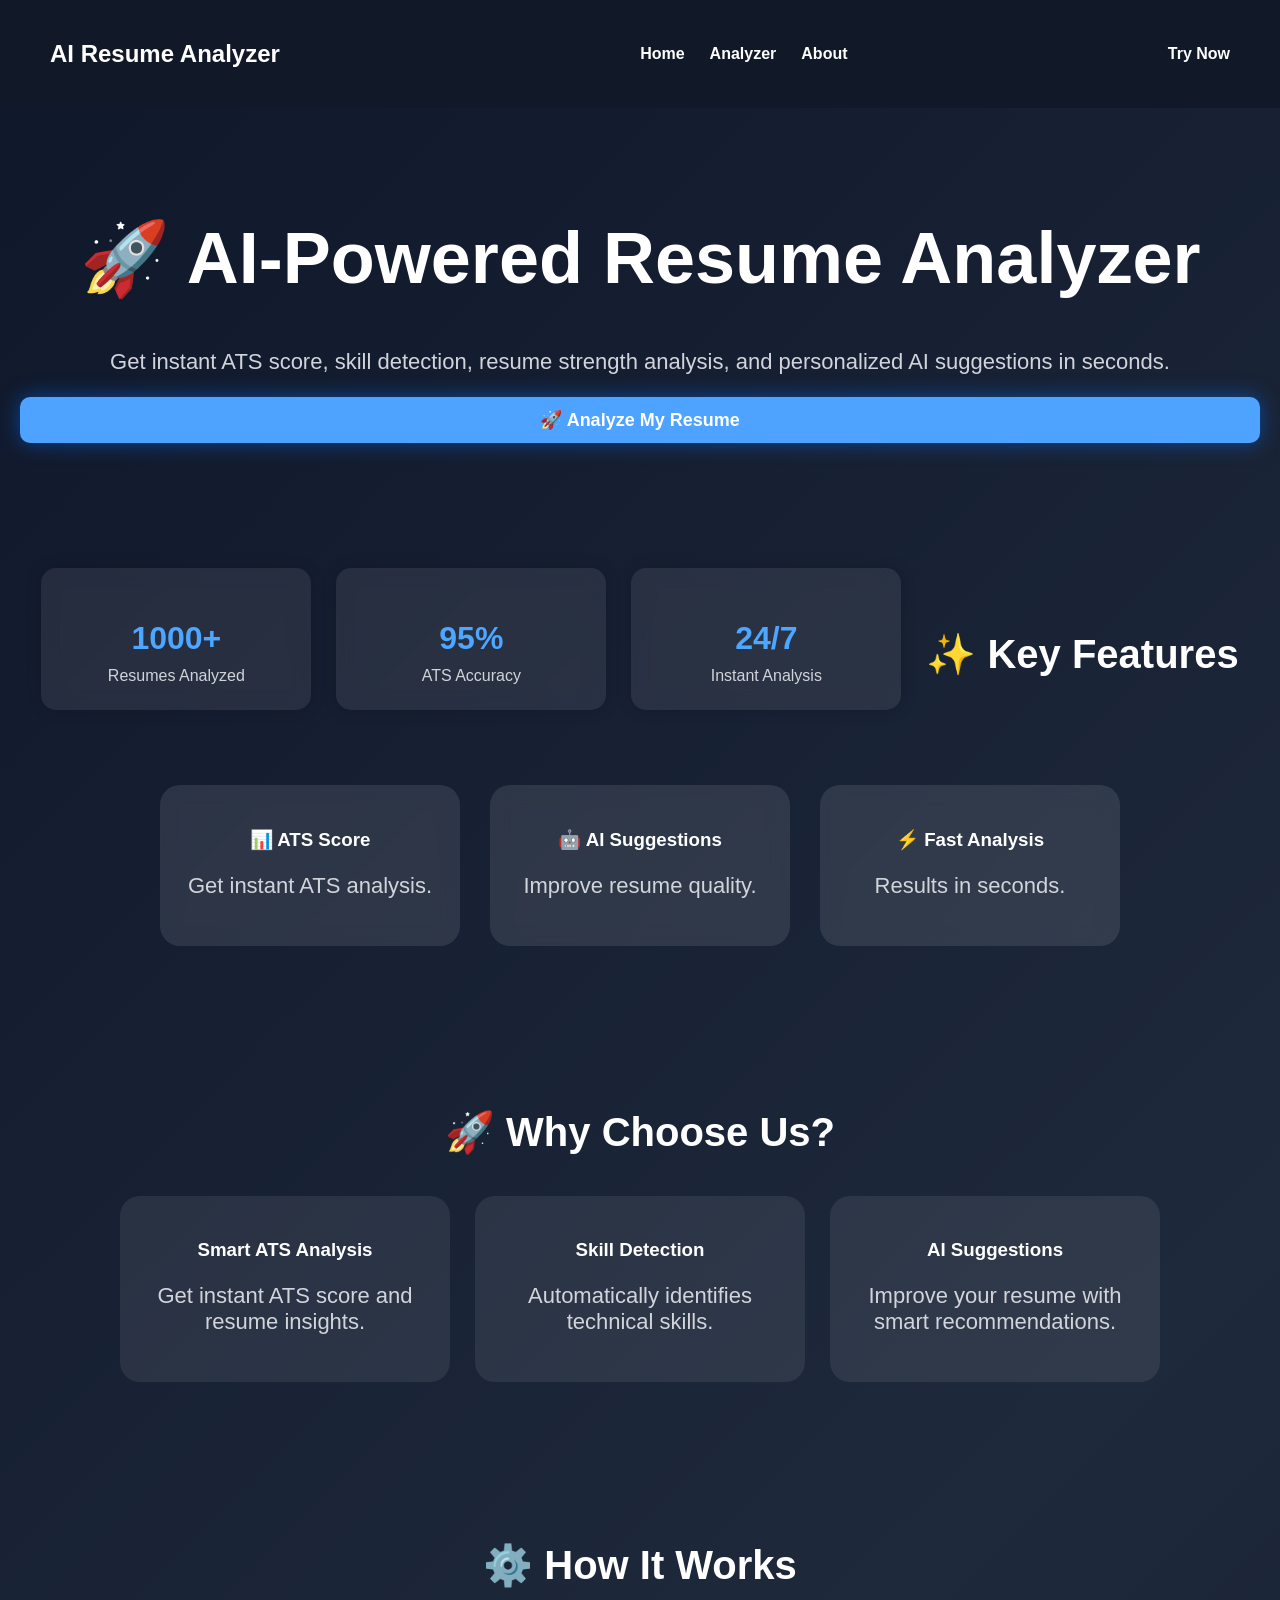
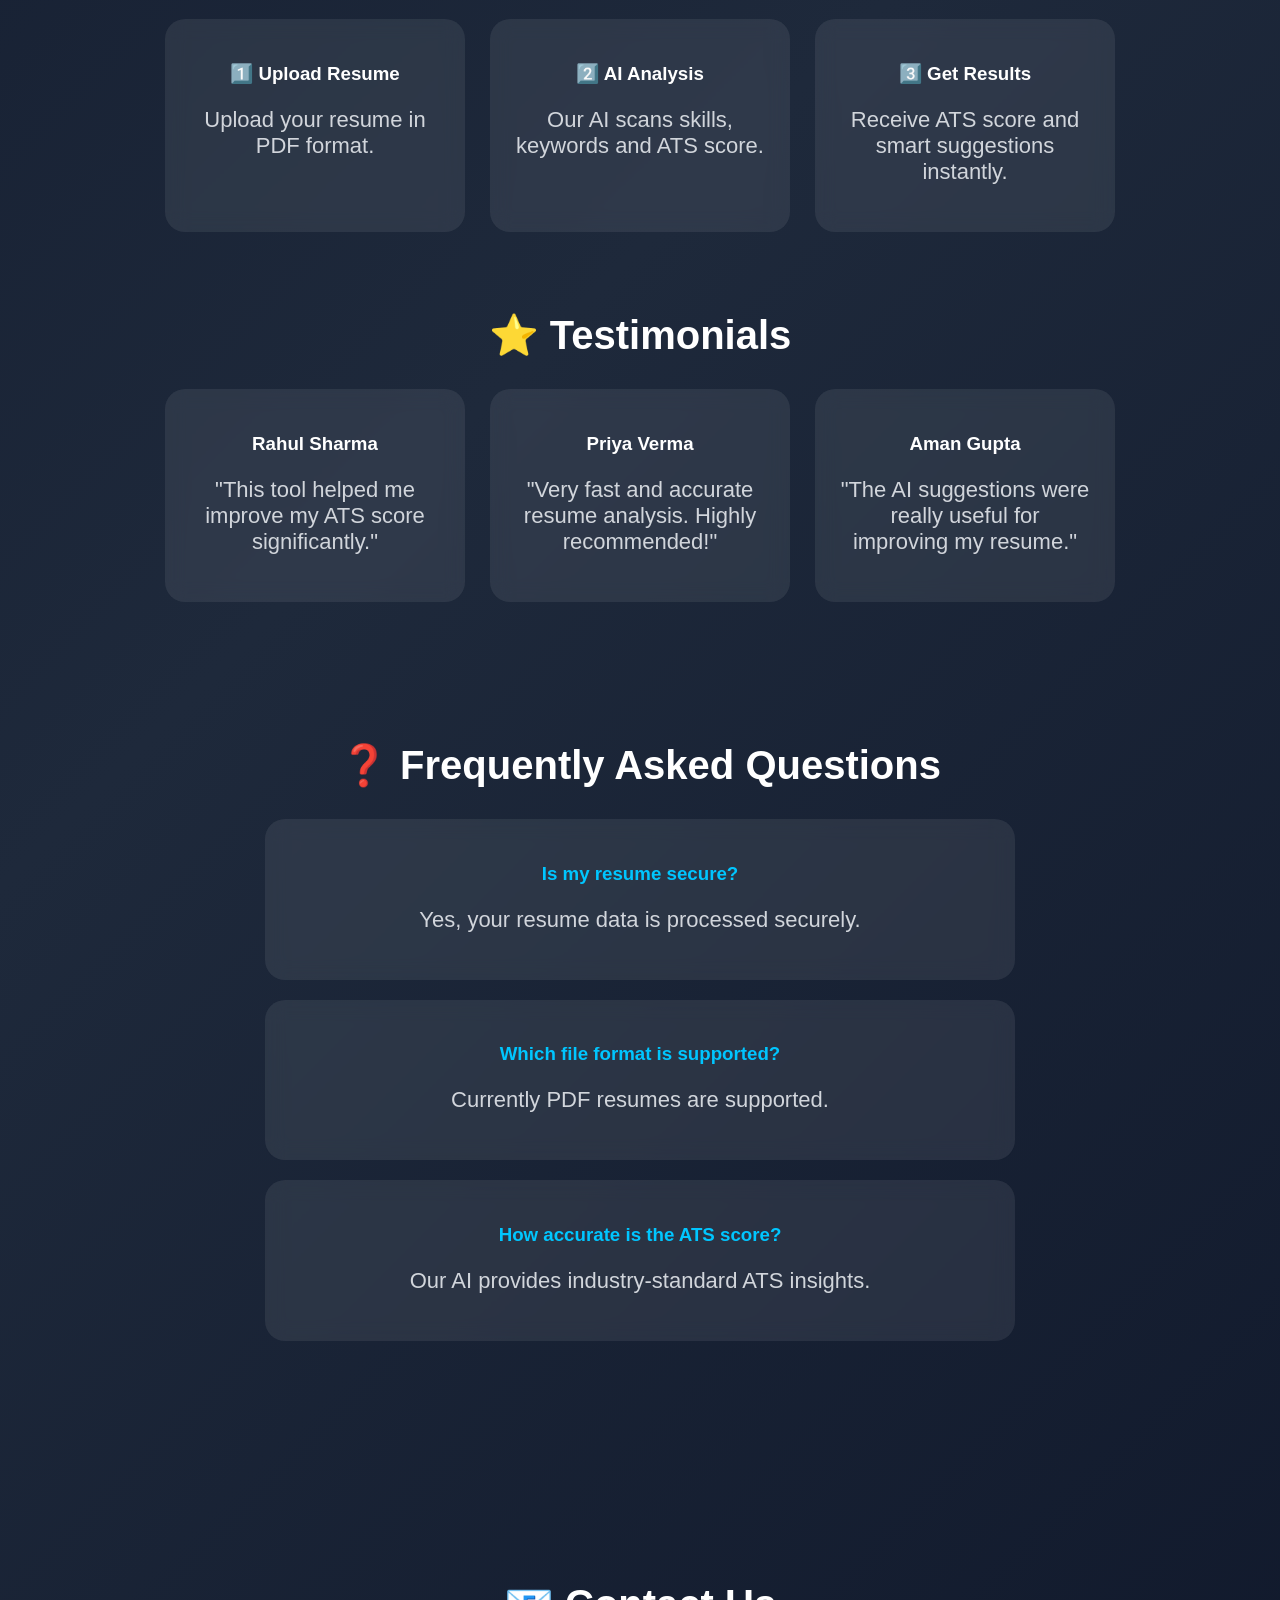
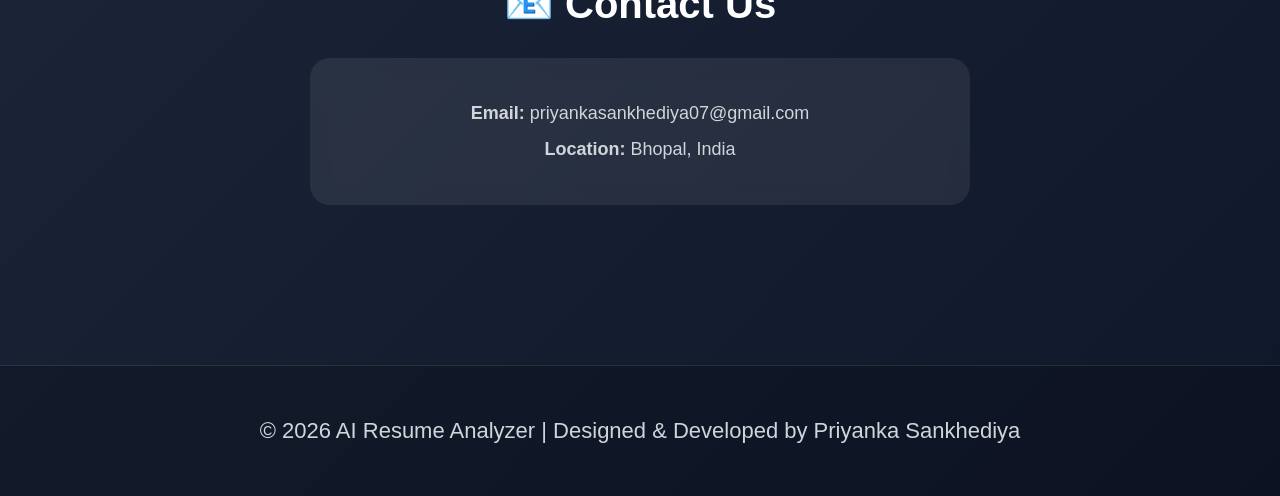
<file: index.html>
<!DOCTYPE html>
<html>
<head>
    <title>AI Resume Analyzer</title>
    <link rel="stylesheet" href="style.css">
</head>
<body>

<nav>
    <h2>AI Resume Analyzer</h2>
    <ul>
        <li><a href="index.html">Home</a></li>
        <li><a href="analyzer.html">Analyzer</a></li>
        <li><a href="about.html">About</a></li>
    </ul>
    <a href="analyzer.html" class="nav-btn">Try Now</a>
</nav>

<div class="hero">
    <h1>🚀 AI-Powered Resume Analyzer</h1>

<p>
Get instant ATS score, skill detection, resume strength analysis,
and personalized AI suggestions in seconds.
</p>
   <a href="analyzer.html" class="hero-btn">🚀 Analyze My Resume</a>
</div>
<div class="stats">

    <div class="stat-card">
        <h2>1000+</h2>
        <p>Resumes Analyzed</p> 
    </div>

    <div class="stat-card">
        <h2>95%</h2>
        <p>ATS Accuracy</p>
    </div>

    <div class="stat-card">
        <h2>24/7</h2>
        <p>Instant Analysis</p>
    </div>

<h2 class="section-title">✨ Key Features</h2>

<div class="features">

<div class="card">
    <h3>📊 ATS Score</h3>
    <p>Get instant ATS analysis.</p>
</div>

<div class="card">
    <h3>🤖 AI Suggestions</h3>
    <p>Improve resume quality.</p>
</div>

<div class="card">
    <h3>⚡ Fast Analysis</h3>
    <p>Results in seconds.</p>
</div>

</div>
</div>   <!-- Features section end -->

<!-- YAHAN ADD KARO -->

<div class="why-us">
    <h2>🚀 Why Choose Us?</h2>

    <div class="why-grid">

        <div class="why-card">
            <h3>Smart ATS Analysis</h3>
            <p>Get instant ATS score and resume insights.</p>
        </div>

        <div class="why-card">
            <h3>Skill Detection</h3>
            <p>Automatically identifies technical skills.</p>
        </div>

        <div class="why-card">
            <h3>AI Suggestions</h3>
            <p>Improve your resume with smart recommendations.</p>
        </div>

    </div>
</div>
<div class="how-it-works">

    <h2 class="section-title">⚙️ How It Works</h2>

    <div class="steps">

        <div class="step-card">
            <h3>1️⃣ Upload Resume</h3>
            <p>Upload your resume in PDF format.</p>
        </div>

        <div class="step-card">
            <h3>2️⃣ AI Analysis</h3>
            <p>Our AI scans skills, keywords and ATS score.</p>
        </div>

        <div class="step-card">
            <h3>3️⃣ Get Results</h3>
            <p>Receive ATS score and smart suggestions instantly.</p>
        </div>

    </div>

</div>
<div class="testimonials">

<h2 class="section-title">⭐ Testimonials</h2>

<div class="testimonial-grid">

<div class="testimonial-card">
<h3>Rahul Sharma</h3>
<p>"This tool helped me improve my ATS score significantly."</p>
</div>

<div class="testimonial-card">
<h3>Priya Verma</h3>
<p>"Very fast and accurate resume analysis. Highly recommended!"</p>
</div>

<div class="testimonial-card">
<h3>Aman Gupta</h3>
<p>"The AI suggestions were really useful for improving my resume."</p>
</div>

</div>

</div>
<div class="faq">
    <h2 class="section-title">❓ Frequently Asked Questions</h2>

    <div class="faq-card">
        <h3>Is my resume secure?</h3>
        <p>Yes, your resume data is processed securely.</p>
    </div>

    <div class="faq-card">
        <h3>Which file format is supported?</h3>
        <p>Currently PDF resumes are supported.</p>
    </div>

    <div class="faq-card">
        <h3>How accurate is the ATS score?</h3>
        <p>Our AI provides industry-standard ATS insights.</p>
    </div>
</div>
<div class="contact">
    <h2 class="section-title">📧 Contact Us</h2>

    <div class="contact-card">
        <p><strong>Email:</strong> priyankasankhediya07@gmail.com
        <p><strong>Location:</strong> Bhopal, India</p>
    </div>
</div>
<footer>
    <p>© 2026 AI Resume Analyzer | Designed & Developed by Priyanka Sankhediya</p>
</footer>

</body>
</html>
</file>
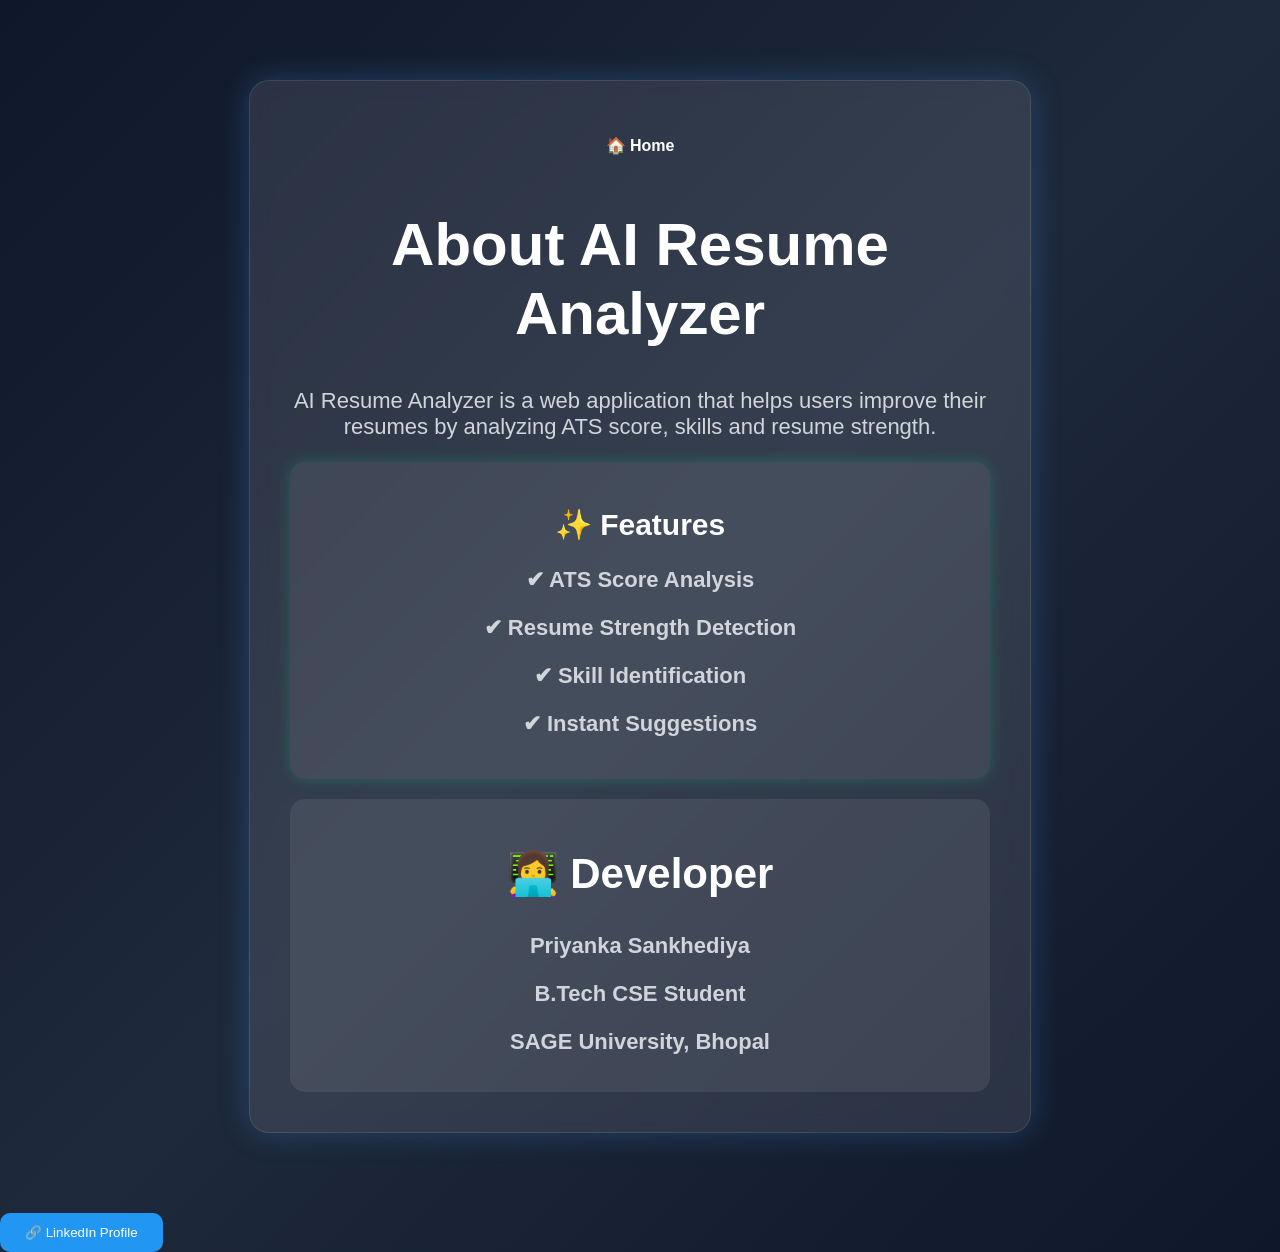
<file: about.html>
<!DOCTYPE html>
<html>
<head>
<title>About</title>
<link rel="stylesheet" href="style.css">
</head>

<body>

<div class="analyzer-box">

    <a href="index.html" class="back-btn">🏠 Home</a>

    <h1>About AI Resume Analyzer</h1>

    <p>
        AI Resume Analyzer is a web application that helps users
        improve their resumes by analyzing ATS score, skills and
        resume strength.
    </p>

    <div id="result">
        <h2>✨ Features</h2>

        <p>✔ ATS Score Analysis</p>
        <p>✔ Resume Strength Detection</p>
        <p>✔ Skill Identification</p>
        <p>✔ Instant Suggestions</p>
    </div>

    <div id="strength">
        <h2>👩‍💻 Developer</h2>

        <p><b>Priyanka Sankhediya</b></p>
        <p>B.Tech CSE Student</p>
        <p>SAGE University, Bhopal</p>
    </div>

</div>

<script src="script.js"></script>

</body>
</html>
<a href="https://www.linkedin.com/in/priyanka-sankhediya-1923042a5/" target="_blank">
    <button>🔗 LinkedIn Profile</button>
</a>
</file>
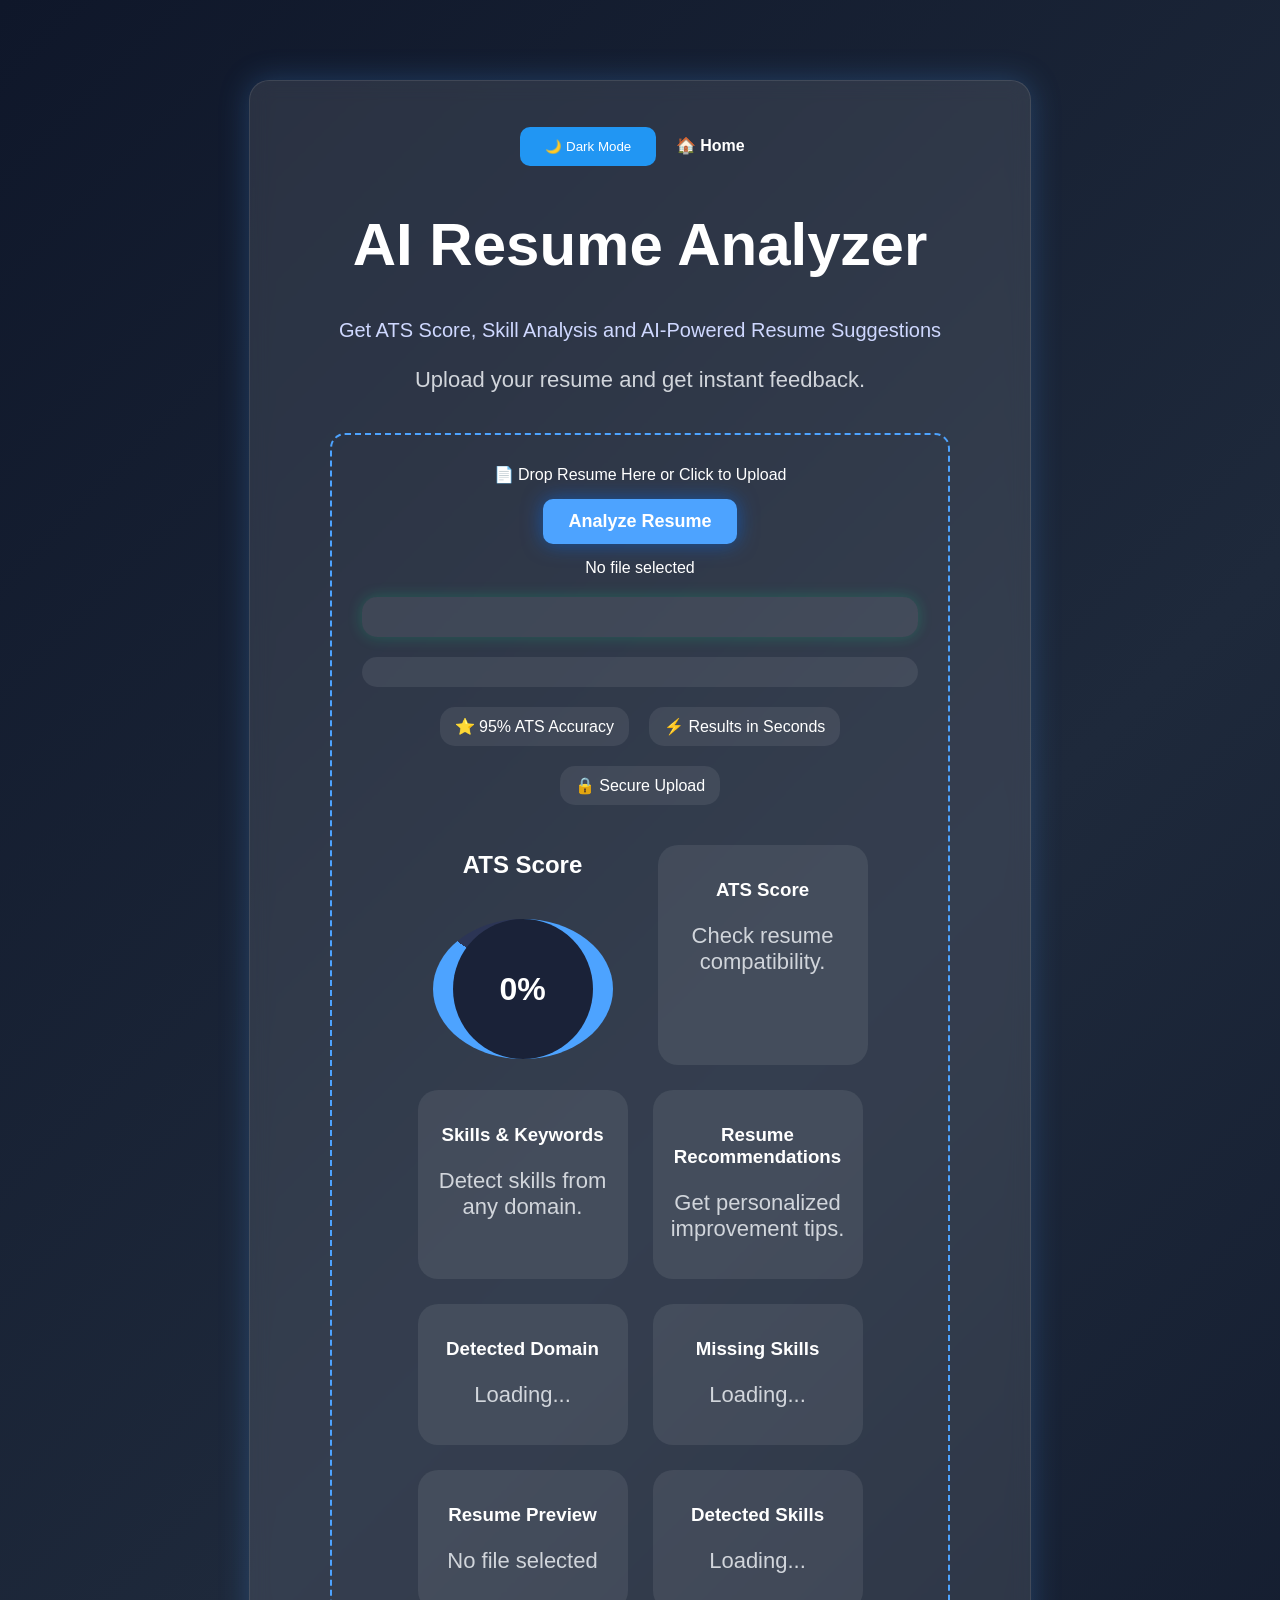
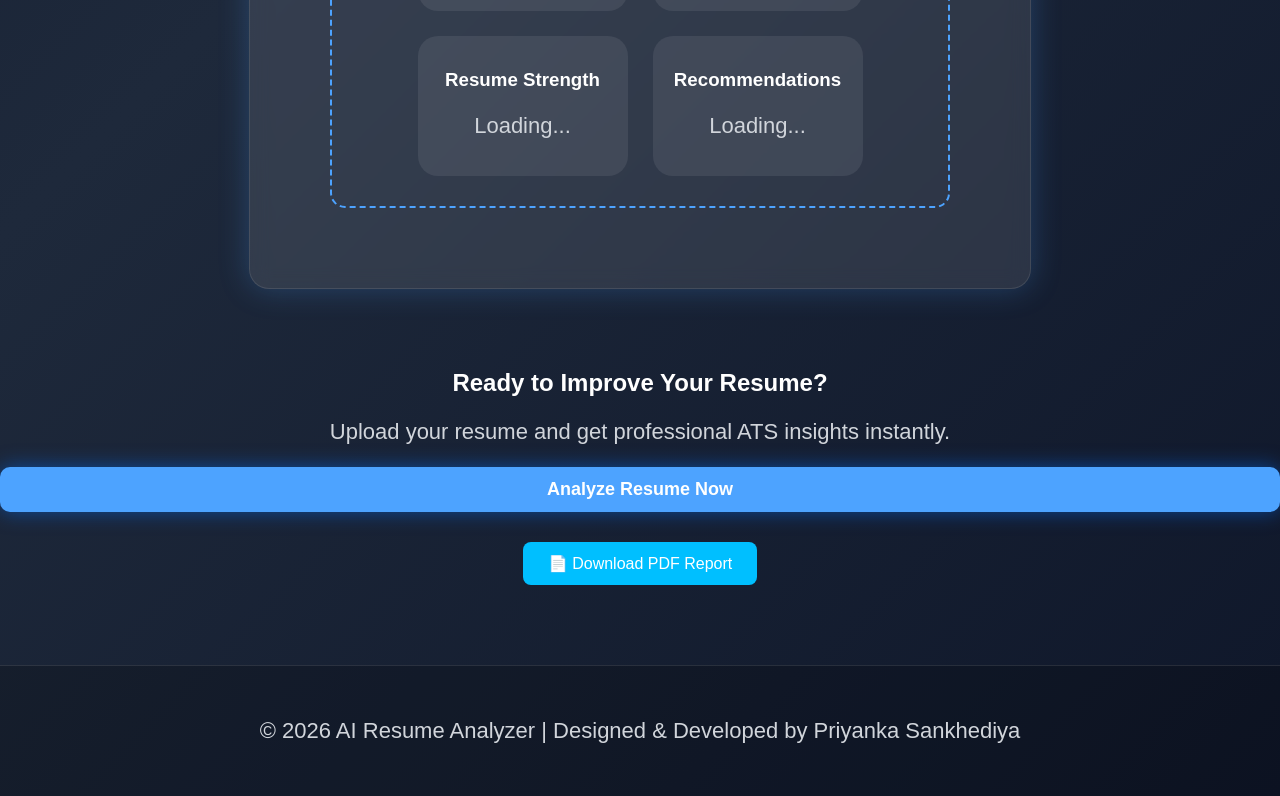
<file: analyzer.html>
<!DOCTYPE html><html lang="en">
<head>
    <meta charset="UTF-8">
    <meta name="viewport" content="width=device-width, initial-scale=1.0">
    <title>AI Resume Analyzer</title>
    <link rel="stylesheet" href="style.css">
</head>
<body><div class="analyzer-box"><button id="themeBtn" onclick="toggleTheme()">
    🌙 Dark Mode
</button>

<a href="index.html" class="back-btn">🏠 Home</a>

<h1>AI Resume Analyzer</h1>

<p class="subtitle">
    Get ATS Score, Skill Analysis and AI-Powered Resume Suggestions
</p>

<p>Upload your resume and get instant feedback.</p>

<div class="upload-box">

    <label for="resumeFile">
        📄 Drop Resume Here or Click to Upload
    </label>

    <input type="file" id="resumeFile" accept=".pdf,.doc,.docx" style="display:none;">

    <button onclick="analyzeResume()" class="hero-btn">
        Analyze Resume
    </button>

    <div id="previewName">No file selected</div>

    <div class="progress-container">
        <div id="progressBar"></div>
    </div>

    <div id="loading" style="display:none;">
        ⏳ Analyzing Resume...
    </div>

    <div id="result"></div>

    <div id="strength"></div>

    <div class="analyzer-stats">
        <span>⭐ 95% ATS Accuracy</span>
        <span>⚡ Results in Seconds</span>
        <span>🔒 Secure Upload</span>
    </div>

    <div class="mini-features">

        <div class="score-card">
            <h2>ATS Score</h2>
            <div class="circle-score">
                <span id="circleScore">0%</span>
            </div>
        </div>

        <div class="mini-card">
            <h3>ATS Score</h3>
            <p>Check resume compatibility.</p>
        </div>

        <div class="mini-card">
            <h3>Skills & Keywords</h3>
            <p>Detect skills from any domain.</p>
        </div>

        <div class="mini-card">
            <h3>Resume Recommendations</h3>
            <p>Get personalized improvement tips.</p>
        </div>

        <div class="mini-card">
            <h3>Detected Domain</h3>
            <p id="domain">Loading...</p>
        </div>

        <div class="mini-card">
            <h3>Missing Skills</h3>
            <p id="missingSkills">Loading...</p>
        </div>

        <div class="mini-card">
            <h3>Resume Preview</h3>
            <p id="previewNameCard">No file selected</p>
        </div>

        <div class="mini-card">
            <h3>Detected Skills</h3>
            <p id="skillsList">Loading...</p>
        </div>

        <div class="mini-card">
            <h3>Resume Strength</h3>
            <p id="strengthText">Loading...</p>
        </div>

        <div class="mini-card">
            <h3>Recommendations</h3>
            <p id="recommendations">Loading...</p>
        </div>

    </div>

</div>

</div><div class="cta-section">
    <h2>Ready to Improve Your Resume?</h2>
    <p>Upload your resume and get professional ATS insights instantly.</p>
    <a href="analyzer.html" class="hero-btn">Analyze Resume Now</a>
</div>
<div style="text-align:center; margin-top:30px;">
    <button id="downloadBtn" onclick="downloadReport()">
        📄 Download PDF Report
    </button>
</div>
<footer>
    <p>© 2026 AI Resume Analyzer | Designed & Developed by Priyanka Sankhediya</p>
</footer><script src="script.js"></script></body>
</html>
</file>
<file: style.css>
body{
    margin:0;
    font-family:Arial,sans-serif;
   background: linear-gradient(
135deg,
#0f172a,
#1e293b,
#0f172a
);
    color:white;
}

nav{
    display:flex;
    justify-content:space-between;
    align-items:center;
    padding:20px 50px;
    background:#111827;
    position: sticky;
top: 0;
z-index: 1000;
backdrop-filter: blur(10px);
}

nav ul{
    display:flex;
    list-style:none;
    gap:25px;
}

nav a{
    color:white;
    text-decoration:none;
    font-weight:bold;
}

.hero{
    text-align:center;
    padding:60px 20px 40px;
}

h1{
    font-size:60px;
    font-weight:800;
    margin: left 15px;
}

p{
    font-size:22px;
    color:#d1d5db;
}

.features{
    display:flex;
    justify-content:center;
    gap:30px;
    flex-wrap:wrap;
    margin-top:50px;
}

.card{
    width:250px;
    padding:25px;
    border-radius:20px;
    background:rgba(255,255,255,0.1);
    backdrop-filter:blur(10px);
    text-align:center;
    transition:0.3s;
    input[type="file"]{
    margin-right:15px;
}

button{
    margin-left:10px;
}
}

.card{
    transition:0.4s;
}

.card:hover{
    transform:translateY(-10px);
    box-shadow:0 0 20px rgba(0,140,255,0.4);
}

button{
    padding:12px 25px;
    border:none;
    border-radius:10px;
    background:#3b82f6;
    color:white;
    cursor:pointer;
}
.analyzer-box{
    width:700px;
    margin:80px auto;
    padding:40px;
    text-align:center;
    background:rgba(255,255,255,0.1);
    border-radius:20px;
    backdrop-filter:blur(10px);
    box-shadow:0 0 20px rgba(0,0,0,0.3);
    box-shadow: 0 0 30px rgba(33,150,243,0.25);
border:1px solid rgba(255,255,255,0.1);
}
#result,
#strength,
#skills{
    margin-top:20px;
    padding:15px;
    border-radius:15px;
    background:rgba(255,255,255,0.08);
}
button:hover{
    transform:scale(1.05);
    transition:0.3s;
}
#skills ul{
    list-style:none;
    padding:0;
}

#skills li{
    margin:10px 0;
    font-size:22px;
}
#result{
    color:white;
    font-size:20px;
    font-weight:bold;
}

#strength{
    color:white;
    font-size:28px;
    font-weight:bold;
    text-align:center;
}

#skills{
    color:white;
    text-align:center;
}
.progress-container{
    width:100%;
    height:20px;
    background:#555;
    border-radius:10px;
    overflow:hidden;
    margin:20px 0;
}

#progress-bar{
    width:0%;
    height:100%;
    background:white;
    transition:width 1s ease;
}
.back-btn{
    display:inline-block;
    margin:15px;
    color:white;
    text-decoration:none;
    font-weight:bold;
}
#skills{
    text-align: center;
    font-size: 28px;
}

#skills ul{
    list-style: none;
    padding: 0;
}

#skills li{
    margin: 10px 0;
    font-size: 22px;
}
footer{
    text-align:center;
    padding:20px;
    margin-top:50px;
    color:white;
    background:rgba(0,0,0,0.2);
}
.progress-container{
    width:100%;
    height:20px;
    background:#d9d9d9;
    border-radius:20px;
    overflow:hidden;
    margin-top:20px;
}

#progressBar{
    width:0%;
    height:100%;
    background:linear-gradient(to right,#00ff88,#00c853);
    border-radius:20px;
   transition: width 1.5s ease;
}
.dark-mode{
    background:#111827;
    color:white;
}
#result{
    background: rgba(255,255,255,0.08);
    padding:20px;
    border-radius:15px;
    margin-top:20px;
    box-shadow:0 0 15px rgba(0,255,150,0.2);
}

.dark-mode .analyzer-box{
    background:#1f2937;
}
#skills{
    margin-top:20px;
    padding:20px;
    background:rgba(255,255,255,0.1);
    border-radius:15px;
    color:white;
}
#skills{
    margin-top:20px;
    padding:20px;
    background:#2d3748;
    border-radius:15px;
    color:white;
}
.skill-badge{
    display:inline-block;
    background:#00c853;
    color:white;
    padding:10px 18px;
    margin:8px;
    border-radius:25px;
    font-weight:bold;
    font-size:16px;
}
/* Tumhara purana CSS */

footer{
   text-align:center;
   padding:20px;
}

/* Iske baad add karo */

.hero-btn{
    padding:15px 35px;
    background:#3b82f6;
    border:none;
    border-radius:12px;
    color:white;
    font-size:18px;
    font-weight:bold;
    cursor:pointer;
    transition:0.3s;
}

.hero-btn:hover{
    transform:scale(1.05);
}
.stats{
    display:flex;
    justify-content:center;
    align-items:center;
    gap:25px;
    margin:50px auto;
    flex-wrap:wrap;
}

.stat-card{
    background:rgba(255,255,255,0.08);
    padding:25px;
    width:220px;
    border-radius:15px;
    text-align:center;
    backdrop-filter:blur(10px);
    transition:0.3s;
}

.stat-card:hover{
    transform:translateY(-5px);
}

.stat-card h2{
    color:#4da6ff;
    font-size:32px;
    margin-bottom:10px;
}

.stat-card p{
    font-size:16px;
}
.stat-card{
    background:rgba(255,255,255,0.08);
    padding:25px;
    width:220px;
    border-radius:15px;
    text-align:center;
    backdrop-filter:blur(10px);
    box-shadow:0 0 15px rgba(0,0,0,0.2);
}

.stat-card h2{
    color:#4da6ff;
    margin-bottom:10px;
}

.stat-card p{
    margin:0;
}
.hero{
    text-align:center;
    padding:100px 20px;
}

.hero-btn{
    display:inline-block;
    margin-top:30px;
}
.section-title{
    text-align:center;
    font-size:40px;
    margin:60px 0 30px;
}
.hero-btn{
    display:inline-block;
    margin-top:30px;
    padding:15px 35px;
    border-radius:50px;
    text-decoration:none;
    font-size:18px;
    font-weight:bold;
    color:white;
    background:linear-gradient(45deg,#00c6ff,#0072ff);
    box-shadow:0 0 20px rgba(0,114,255,0.5);
    transition:0.3s;
}

.hero-btn:hover{
    transform:translateY(-5px);
    box-shadow:0 0 30px rgba(0,114,255,0.8);
}
.card:hover,
.stat-card:hover{
    transform:translateY(-10px);
    transition:0.4s;
    box-shadow:0 10px 30px rgba(0,255,255,0.25);
}
footer{
    border-top:1px solid rgba(255,255,255,0.1);
    margin-top:80px;
}
.why-us{
    text-align:center;
    padding:80px 40px;
}

.why-us h2{
    font-size:40px;
    margin-bottom:40px;
}

.why-grid{
    display:flex;
    gap:25px;
    justify-content:center;
    flex-wrap:nowrap;
}

.why-card{
    width:280px;
    padding:25px;
    border-radius:20px;
    background:rgba(255,255,255,0.08);
    transition:0.4s;
}

.why-card:hover{
    transform:translateY(-10px);
    box-shadow:0 10px 30px rgba(0,255,255,0.25);
}
.how-it-works{
    text-align:center;
    margin-top:80px;
}

.steps{
    display:flex;
    justify-content:center;
    gap:25px;
    flex-wrap:wrap;
    margin-top:30px;
}

.step-card{
    width:250px;
    padding:25px;
    background:rgba(255,255,255,0.08);
    border-radius:20px;
    backdrop-filter:blur(10px);
    transition:0.3s;
}

.step-card:hover{
    transform:translateY(-10px);
    box-shadow:0 10px 30px rgba(0,255,255,0.25);
}
.testimonials{
    text-align:center;
    margin-top:80px;
}

.testimonial-grid{
    display:flex;
    justify-content:center;
    gap:25px;
    flex-wrap:wrap;
    margin-top:30px;
}

.testimonial-card{
    width:250px;
    padding:25px;
    border-radius:20px;
    background:rgba(255,255,255,0.08);
    backdrop-filter:blur(10px);
    transition:0.3s;
}

.testimonial-card:hover{
    transform:translateY(-10px);
    box-shadow:0 10px 30px rgba(0,255,255,0.25);
}
.faq{
    padding:80px 20px;
    text-align:center;
}

.faq-card{
    max-width:700px;
    margin:20px auto;
    padding:25px;
    background:rgba(255,255,255,0.08);
    border-radius:20px;
    backdrop-filter:blur(10px);
}

.faq-card h3{
    margin-bottom:10px;
    color:#00c6ff;
}
.contact{
    text-align:center;
    padding:80px 20px;
}

.contact-card{
    max-width:600px;
    margin:auto;
    padding:30px;
    background:rgba(255,255,255,0.08);
    border-radius:20px;
    backdrop-filter:blur(10px);
}

.contact-card p{
    margin:15px 0;
    font-size:18px;
}
.analyzer-stats{
    display:flex;
    justify-content:center;
    gap:20px;
    margin-top:20px;
    flex-wrap:wrap;
}

.analyzer-stats span{
    background:rgba(255,255,255,0.08);
    padding:10px 15px;
    border-radius:15px;
}

.mini-features{
    display:flex;
    justify-content:center;
    gap:25px;
    margin-top:40px;
    flex-wrap:wrap;
}

.mini-card{
    width:180px;
    padding:15px;
    background:rgba(255,255,255,0.08);
    border-radius:20px;
    text-align:center;
}

.mini-card:hover{
    transform:translateY(-8px);
}
.upload-section{
    display:flex;
    justify-content:center;
    align-items:center;
    gap:15px;
    margin:20px 0;
    flex-wrap:wrap;
}

.upload-section button{
    background:#2196f3;
    color:white;
    border:none;
    padding:12px 25px;
    border-radius:10px;
    cursor:pointer;
    font-weight:bold;
}
.subtitle{
    color:#bfc9d9;
    font-size:18px;
    margin-bottom:25px;
}
footer{
    text-align:center;
    padding:30px;
    color:#bbb;
}
.upload-section{
    display:flex;
    justify-content:center;
    align-items:center;
    gap:15px;
    margin:25px 0;
}
.upload-section{
    display:flex;
    justify-content:center;
    align-items:center;
    gap:15px;
    margin:20px 0;
    flex-wrap:wrap;
}

.progress-container{
    width:80%;
    margin:20px auto;
    height:12px;
}

.hero{
    padding:60px 20px;
}

.hero h1{
    font-size:72px;
}

.subtitle{
    font-size:20px;
    color:#cfd8ff;
}
.upload-section{
    display:flex;
    justify-content:center;
    align-items:center;
    gap:15px;
    margin-top:20px;
}

input[type="file"]{
    color:white;
}

button{
    background:#2196f3;
    border:none;
    padding:12px 25px;
    border-radius:10px;
    color:white;
    cursor:pointer;
}

.progress-container{
    width:70%;
    margin:25px auto;
    height:10px;
    background:#2d3748;
    border-radius:10px;
    overflow:hidden;
}

#progressBar{
    height:100%;
    width:0%;
    background:#2196f3;
}
.upload-section{
    display:flex;
    justify-content:center;
    align-items:center;
    gap:20px;
}
.progress-container{
    width:85%;
    height:12px;
    background:#2a3550;
    border-radius:20px;
    overflow:hidden;
    margin:25px auto;
    display: none;
}

#progressBar{
    width:0%;
    height:100%;
    background:linear-gradient(90deg,#00c6ff,#0072ff);
    border-radius:20px;
}
#progressBar{width: 75;}
.upload-box{
    border:2px dashed #4da3ff;
    padding:30px;
    border-radius:15px;
    text-align:center;
    cursor:pointer;
    margin:40px;
    .upload-box input[type="file"]{
    display:none;
}
}

.mini-card:hover{
    transform:translateY(-8px);
    transition:0.3s;
}
.circle-score{
    width:180px;
    height:180px;
    border-radius:50%;
    background:conic-gradient(
        #4da3ff 0deg 306deg,
        #2c3555 306deg 360deg
    );
    display:flex;
    justify-content:center;
    align-items:center;
    margin:20px auto;
}

.circle-score span{
    width:140px;
    height:140px;
    border-radius:50%;
    background:#1a2238;
    display:flex;
    justify-content:center;
    align-items:center;
    font-size:32px;
    font-weight:bold;
    color:white;
}
.mini-card:hover{
    transform: translateY(-8px);
    transition: 0.3s;
}

.score-card:hover{
    transform: translateY(-8px);
    transition: 0.3s;
}
button:hover{
    box-shadow: 0 0 20px #4da3ff;
}
.score-card{
    text-align:center;
}
.upload-box:hover{
    border-color:#4da3ff;
    box-shadow:0 0 15px rgba(77,163,255,0.5);
}

footer{
    text-align:center;
}

.score-card{
    width:220px;
    height:220px;
}
.analyzer-box{
    box-shadow: 0 0 30px rgba(77,163,255,0.25);
}
.score-card{
    text-align:center;
    display:flex;
    flex-direction:column;
    align-items:center;
    justify-content:center;
}
.cta-section{
    text-align:center;
    margin-top:40px;
}
.mini-card:hover,
.score-card:hover{
    transform:translateY(-8px);
    box-shadow:0 0 20px rgba(77,163,255,0.4);
}
.score-card{
    text-align:center;
}
button:hover{
    transform:scale(1.05);
    transition:0.3s;
}
.mini-card:hover{
    transform: translateY(-8px);
    transition: 0.3s;
}

.score-card:hover{
    transform: translateY(-8px);
    transition: 0.3s;
}
.circle-score{
    animation: spin 2s ease;
}

@keyframes spin{
    from{
        transform: rotate(0deg);
    }
    to{
        transform: rotate(360deg);
    }
}
button:hover{
    box-shadow: 0 0 25px #4da3ff;
}
.upload-box input{
    display: none;
}
.hero-btn{
    background:#4da3ff;
    color:white;
    border:none;
    padding:12px 25px;
    border-radius:10px;
    cursor:pointer;
    margin:15px auto;
    display:block;
}
.mini-card:hover{
transform: translateY(-5px);
transition: 0.3s;
box-shadow: 0 0 15px #00d4ff;
}
#loading{
    text-align:center;
    font-size:22px;
    font-weight:bold;
    color:#4da3ff;
    margin:20px 0;
    animation: blink 1s infinite;
}

@keyframes blink{
    0%{opacity:1;}
    50%{opacity:0.4;}
    100%{opacity:1;}
}
#loading{
    text-align:center;
    font-size:22px;
    font-weight:bold;
    color:#4da3ff;
    margin:20px 0;
    animation: blink 1s infinite;
}

@keyframes blink{
    0%{opacity:1;}
    50%{opacity:0.4;}
    100%{opacity:1;}
}
#downloadBtn{
    background:#00bfff;
    color:white;
    border:none;
    padding:12px 25px;
    font-size:16px;
    border-radius:8px;
    cursor:pointer;
    transition:0.3s;
}

#downloadBtn:hover{
    background:#0099cc;
}
</file>
